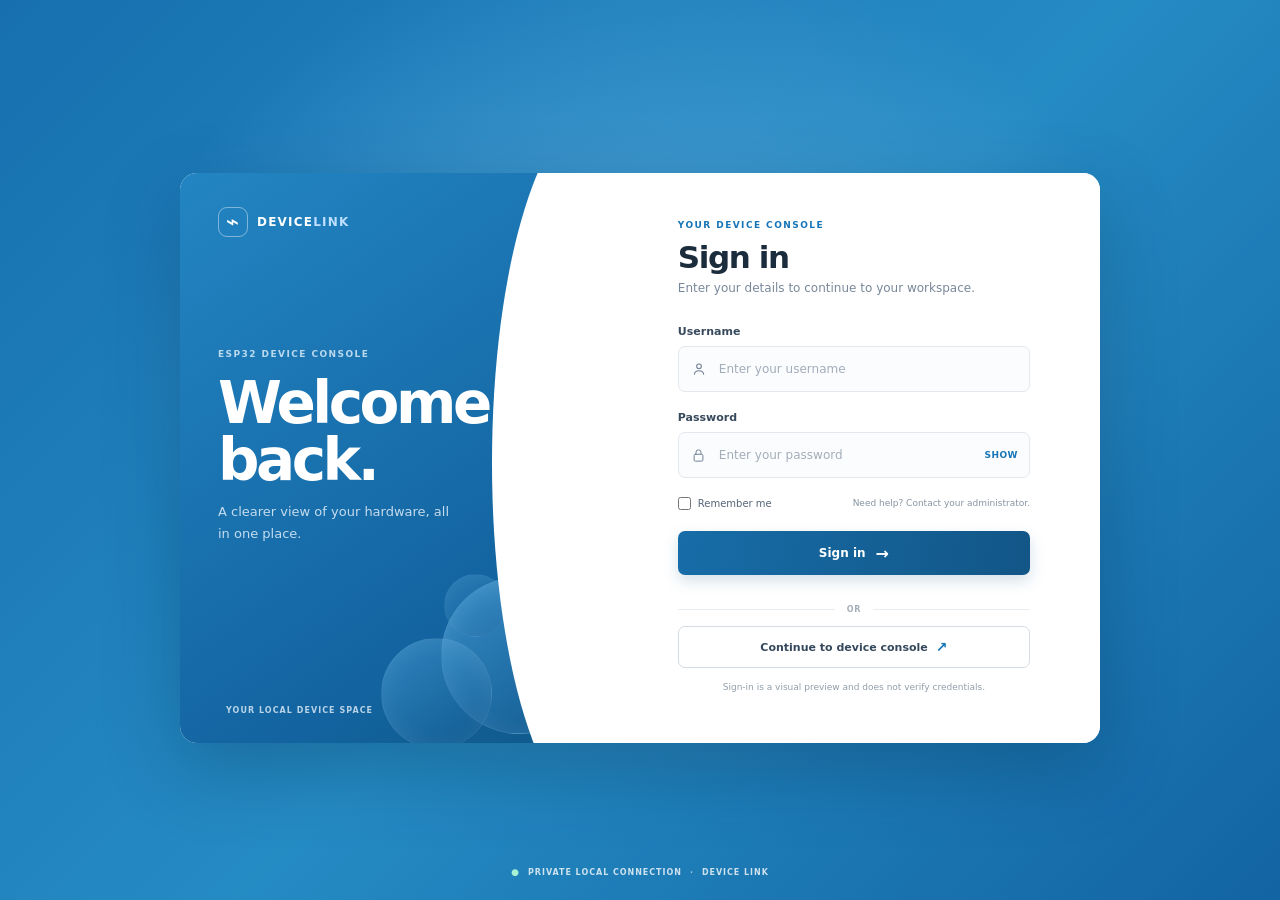
<file: index.html>
<!DOCTYPE html>
<html lang="en">
<head>
  <meta charset="UTF-8" />
  <meta name="viewport" content="width=device-width, initial-scale=1.0" />
  <meta name="theme-color" content="#1675b7" />
  <meta name="description" content="Sign-in page for the ESP32 DeviceLink console." />
  <title>Sign in | DeviceLink</title>
  <link rel="stylesheet" href="auth.css" />
  <link rel="stylesheet" href="notifications.css" />
</head>
<body>
  <main class="auth-page">
    <section class="auth-card" aria-label="DeviceLink sign in">
      <aside class="welcome-panel">
        <a class="brand" href="index.html" aria-label="DeviceLink home">
          <span class="brand-mark" aria-hidden="true">⌁</span>
          <span>DEVICE<span class="brand-light">LINK</span></span>
        </a>

        <div class="welcome-content">
          <p class="eyebrow">ESP32 DEVICE CONSOLE</p>
          <h1>Welcome<br />back.</h1>
          <p class="welcome-copy">A clearer view of your hardware, all in one place.</p>
        </div>

        <div class="welcome-decoration" aria-hidden="true">
          <span class="orbit orbit-one"></span>
          <span class="orbit orbit-two"></span>
          <span class="orbit orbit-three"></span>
          <span class="orbit orbit-dot"></span>
        </div>

        <p class="panel-caption"><span class="live-dot"></span> YOUR LOCAL DEVICE SPACE</p>
      </aside>

      <section class="form-panel">
        <div class="form-inner">
          <div class="mobile-brand">
            <span class="brand-mark" aria-hidden="true">⌁</span>
            <span>DEVICE<span class="brand-light">LINK</span></span>
          </div>

          <p class="form-eyebrow">YOUR DEVICE CONSOLE</p>
          <h2>Sign in</h2>
          <p class="form-intro">Enter your details to continue to your workspace.</p>

          <form id="sign-in-form">
            <label class="field-label" for="username">Username</label>
            <div class="input-wrap">
              <svg class="field-icon" viewBox="0 0 24 24" aria-hidden="true">
                <circle cx="12" cy="8" r="3.5"></circle>
                <path d="M5 20c.5-3.5 3.2-5.5 7-5.5s6.5 2 7 5.5"></path>
              </svg>
              <input id="username" name="username" type="text" autocomplete="username" placeholder="Enter your username" required />
            </div>

            <div class="password-label-row">
              <label class="field-label" for="password">Password</label>
            </div>
            <div class="input-wrap">
              <svg class="field-icon lock-icon" viewBox="0 0 24 24" aria-hidden="true">
                <rect x="5" y="10" width="14" height="11" rx="2"></rect>
                <path d="M8 10V7a4 4 0 0 1 8 0v3"></path>
              </svg>
              <input id="password" name="password" type="password" autocomplete="current-password" placeholder="Enter your password" required />
              <button class="password-toggle" id="password-toggle" type="button" aria-label="Show password" aria-pressed="false">SHOW</button>
            </div>

            <div class="form-options">
              <label class="remember-option">
                <input type="checkbox" name="remember" />
                <span>Remember me</span>
              </label>
              <span class="help-text">Need help? Contact your administrator.</span>
            </div>

            <button class="sign-in-button" type="submit">Sign in <span aria-hidden="true">→</span></button>
            <p class="form-message" id="form-message" role="status" aria-live="polite"></p>
          </form>

          <div class="divider"><span>OR</span></div>
          <a class="console-link" href="dashboard.html">Continue to device console <span aria-hidden="true">↗</span></a>
          <p class="security-note">Sign-in is a visual preview and does not verify credentials.</p>
        </div>
      </section>
    </section>
    <footer class="page-footer"><span class="footer-lock" aria-hidden="true">●</span> PRIVATE LOCAL CONNECTION <span class="footer-divider">·</span> DEVICE LINK</footer>
  </main>
  <script src="notifications.js"></script>
  <script src="auth.js"></script>
</body>
</html>
</file>
<file: auth.css>
:root {
  color-scheme: light;
  font-family: Inter, ui-sans-serif, system-ui, -apple-system, BlinkMacSystemFont, "Segoe UI", sans-serif;
  font-synthesis: none;
  text-rendering: optimizeLegibility;
  -webkit-font-smoothing: antialiased;
  --blue: #1675b7;
  --deep-blue: #105687;
  --navy: #104c78;
  --text: #192b3e;
  --muted: #78889a;
  --line: #e2e8ee;
}

* {
  box-sizing: border-box;
}

body {
  min-width: 320px;
  min-height: 100vh;
  margin: 0;
  color: var(--text);
  background:
    radial-gradient(ellipse at 50% 40%, rgba(108, 183, 231, 0.6), transparent 56%),
    linear-gradient(135deg, #176faf, #258bc3 52%, #1264a2);
}

button, input {
  font: inherit;
}

.auth-page {
  display: grid;
  min-height: 100vh;
  grid-template-rows: 1fr auto;
  justify-items: center;
  padding: 48px 24px 23px;
}

.auth-card {
  display: grid;
  width: min(100%, 920px);
  min-height: 570px;
  align-self: center;
  grid-template-columns: 0.93fr 1.07fr;
  overflow: hidden;
  border-radius: 17px;
  background: #fff;
  box-shadow: 0 26px 75px rgba(7, 45, 80, 0.3);
}

.welcome-panel {
  position: relative;
  display: flex;
  min-height: 570px;
  flex-direction: column;
  overflow: hidden;
  padding: 34px 38px 28px;
  background: linear-gradient(145deg, #2385c3 0%, #12639f 75%, #105887 100%);
  color: #fff;
}

.welcome-panel::after {
  position: absolute;
  top: -12%;
  right: -25%;
  width: 52%;
  height: 126%;
  border-radius: 50%;
  background: #fff;
  content: "";
}

.brand, .mobile-brand {
  position: relative;
  z-index: 1;
  display: flex;
  align-items: center;
  gap: 9px;
  color: #fff;
  font-size: 12px;
  font-weight: 750;
  letter-spacing: 0.1em;
  text-decoration: none;
}

.brand-mark {
  display: grid;
  width: 30px;
  height: 30px;
  flex: 0 0 auto;
  place-items: center;
  border: 1px solid rgba(255, 255, 255, 0.42);
  border-radius: 9px;
  color: #fff;
  font-size: 22px;
  line-height: 1;
}

.brand-light {
  color: #bedfff;
}

.welcome-content {
  position: relative;
  z-index: 1;
  width: 82%;
  margin: auto 0;
  padding-bottom: 48px;
}

.eyebrow, .form-eyebrow {
  margin: 0;
  font-size: 9px;
  font-weight: 750;
  letter-spacing: 0.16em;
}

.eyebrow {
  color: rgba(235, 247, 255, 0.76);
}

.welcome-content h1 {
  margin: 16px 0 12px;
  font-size: clamp(42px, 5vw, 58px);
  font-weight: 650;
  letter-spacing: -0.06em;
  line-height: 0.98;
}

.welcome-copy {
  max-width: 235px;
  margin: 0;
  color: rgba(240, 248, 255, 0.8);
  font-size: 13px;
  line-height: 1.7;
}

.welcome-decoration {
  position: absolute;
  right: -2px;
  bottom: 47px;
  width: 245px;
  height: 190px;
  pointer-events: none;
}

.orbit {
  position: absolute;
  display: block;
  border: 1px solid rgba(209, 237, 255, 0.12);
  border-radius: 50%;
  background: linear-gradient(145deg, rgba(91, 177, 231, 0.52), rgba(15, 86, 145, 0.45));
  box-shadow: inset 0 2px 24px rgba(255, 255, 255, 0.09);
}

.orbit-one {
  right: 12px;
  bottom: -38px;
  width: 157px;
  height: 157px;
}

.orbit-two {
  right: 118px;
  bottom: -53px;
  width: 111px;
  height: 111px;
  opacity: 0.8;
}

.orbit-three {
  right: 103px;
  bottom: 59px;
  width: 63px;
  height: 63px;
  opacity: 0.55;
}

.orbit-dot {
  right: 1px;
  bottom: 102px;
  width: 15px;
  height: 15px;
  opacity: 0.7;
}

.panel-caption {
  position: relative;
  z-index: 1;
  display: flex;
  align-items: center;
  gap: 8px;
  margin: 0;
  color: rgba(240, 248, 255, 0.75);
  font-size: 8px;
  font-weight: 700;
  letter-spacing: 0.13em;
}

.live-dot, .footer-lock {
  color: #a7f2d4;
  font-size: 9px;
}

.form-panel {
  display: grid;
  align-items: center;
  padding: 42px clamp(35px, 6vw, 70px);
  background: #fff;
}

.form-inner {
  width: min(100%, 360px);
  margin: 0 auto;
}

.mobile-brand {
  display: none;
  color: var(--navy);
}

.mobile-brand .brand-mark {
  border-color: rgba(22, 117, 183, 0.25);
  color: var(--blue);
}

.form-eyebrow {
  color: var(--blue);
}

.form-inner h2 {
  margin: 9px 0 4px;
  color: #1b2c3d;
  font-size: 31px;
  font-weight: 650;
  letter-spacing: -0.045em;
}

.form-intro {
  margin: 0 0 27px;
  color: var(--muted);
  font-size: 12px;
  line-height: 1.6;
}

.field-label {
  display: block;
  margin-bottom: 8px;
  color: #37495c;
  font-size: 11px;
  font-weight: 650;
}

.input-wrap {
  position: relative;
  display: flex;
  height: 46px;
  align-items: center;
  margin-bottom: 19px;
}

.input-wrap input {
  width: 100%;
  height: 100%;
  padding: 0 46px 0 40px;
  border: 1px solid var(--line);
  border-radius: 7px;
  outline: none;
  background: #fbfcfd;
  color: #203449;
  font-size: 12px;
  transition: border-color 150ms ease, box-shadow 150ms ease;
}

.input-wrap input::placeholder {
  color: #a2adba;
}

.input-wrap input:focus {
  border-color: #4a9bd0;
  box-shadow: 0 0 0 3px rgba(22, 117, 183, 0.12);
}

.field-icon {
  position: absolute;
  z-index: 1;
  left: 13px;
  width: 16px;
  height: 16px;
  fill: none;
  stroke: #718196;
  stroke-linecap: round;
  stroke-linejoin: round;
  stroke-width: 1.6;
  pointer-events: none;
}

.lock-icon {
  width: 15px;
  height: 15px;
}

.password-label-row {
  display: flex;
  align-items: center;
  justify-content: space-between;
}

.password-label-row .field-label {
  margin-bottom: 8px;
}

.password-toggle {
  position: absolute;
  z-index: 1;
  right: 12px;
  padding: 5px 0 5px 8px;
  border: 0;
  background: transparent;
  color: var(--blue);
  cursor: pointer;
  font-size: 9px;
  font-weight: 750;
  letter-spacing: 0.05em;
}

.password-toggle:focus-visible, .console-link:focus-visible, .sign-in-button:focus-visible {
  outline: 2px solid #2787c3;
  outline-offset: 3px;
}

.form-options {
  display: flex;
  min-height: 20px;
  align-items: center;
  justify-content: space-between;
  gap: 10px;
  margin: -4px 0 18px;
}

.remember-option {
  display: inline-flex;
  flex: 0 0 auto;
  align-items: center;
  gap: 7px;
  color: #556579;
  cursor: pointer;
  font-size: 10px;
}

.remember-option input {
  width: 13px;
  height: 13px;
  margin: 0;
  accent-color: var(--blue);
}

.help-text {
  color: #8794a2;
  font-size: 9px;
  text-align: right;
}

.sign-in-button {
  display: flex;
  width: 100%;
  min-height: 44px;
  align-items: center;
  justify-content: center;
  gap: 10px;
  border: 0;
  border-radius: 7px;
  background: linear-gradient(100deg, #176da8, #125687);
  box-shadow: 0 6px 15px rgba(18, 86, 135, 0.18);
  color: #fff;
  cursor: pointer;
  font-size: 12px;
  font-weight: 700;
  transition: transform 150ms ease, box-shadow 150ms ease;
}

.sign-in-button:hover {
  transform: translateY(-1px);
  box-shadow: 0 8px 18px rgba(18, 86, 135, 0.25);
}

.sign-in-button span {
  font-size: 16px;
}

.form-message {
  min-height: 16px;
  margin: 9px 0 -7px;
  color: #a44c34;
  font-size: 10px;
  line-height: 1.5;
}

.divider {
  display: flex;
  align-items: center;
  gap: 12px;
  margin: 12px 0;
  color: #a3aeba;
  font-size: 8px;
  font-weight: 700;
  letter-spacing: 0.1em;
}

.divider::before, .divider::after {
  height: 1px;
  flex: 1;
  background: #e8edf1;
  content: "";
}

.console-link {
  display: flex;
  min-height: 42px;
  align-items: center;
  justify-content: center;
  gap: 8px;
  border: 1px solid #d5dce3;
  border-radius: 7px;
  color: #35485c;
  font-size: 11px;
  font-weight: 650;
  text-decoration: none;
  transition: border-color 150ms ease, background 150ms ease;
}

.console-link:hover {
  border-color: #8eb6d1;
  background: #f7fbfe;
}

.console-link span {
  color: var(--blue);
  font-size: 14px;
}

.security-note {
  margin: 13px 0 0;
  color: #929eaa;
  font-size: 9px;
  line-height: 1.5;
  text-align: center;
}

.page-footer {
  display: flex;
  align-items: center;
  justify-content: center;
  gap: 8px;
  color: rgba(255, 255, 255, 0.78);
  font-size: 8px;
  font-weight: 700;
  letter-spacing: 0.12em;
  text-align: center;
}

.footer-divider {
  color: rgba(255, 255, 255, 0.55);
}

@media (max-width: 700px) {
  .auth-page {
    padding: 20px 14px;
  }

  .auth-card {
    width: min(100%, 470px);
    min-height: 0;
    grid-template-columns: 1fr;
  }

  .welcome-panel {
    min-height: 195px;
    padding: 22px 24px;
  }

  .welcome-panel::after {
    top: 60%;
    right: -18%;
    width: 62%;
    height: 120%;
  }

  .welcome-content {
    width: 72%;
    margin: 32px 0 4px;
    padding: 0 0 12px;
  }

  .welcome-content h1 {
    margin: 9px 0 5px;
    font-size: 36px;
  }

  .welcome-copy {
    max-width: 210px;
    font-size: 11px;
  }

  .welcome-decoration {
    right: 0;
    bottom: 7px;
    transform: scale(0.7);
    transform-origin: bottom right;
  }

  .panel-caption {
    display: none;
  }

  .form-panel {
    padding: 29px 27px 25px;
  }

  .form-inner {
    width: 100%;
  }

  .page-footer {
    padding-top: 16px;
    font-size: 7px;
  }
}

@media (max-width: 380px) {
  .welcome-panel {
    min-height: 175px;
  }

  .welcome-panel::after {
    right: -25%;
  }

  .form-options {
    align-items: flex-start;
  }

  .help-text {
    max-width: 130px;
    line-height: 1.4;
  }
}

@media (prefers-reduced-motion: reduce) {
  *, *::before, *::after {
    scroll-behavior: auto !important;
    animation-duration: 0.01ms !important;
    animation-iteration-count: 1 !important;
    transition-duration: 0.01ms !important;
  }
}
</file>
<file: notifications.css>
.notification-region {
  position: fixed;
  z-index: 10;
  top: 20px;
  right: 20px;
  display: grid;
  width: min(390px, calc(100vw - 32px));
  gap: 10px;
  pointer-events: none;
}

.notification {
  display: grid;
  grid-template-columns: 28px minmax(0, 1fr) 28px;
  align-items: center;
  gap: 11px;
  min-height: 66px;
  padding: 12px 13px;
  border: 1px solid rgba(207, 220, 235, 0.18);
  border-radius: 12px;
  background: #fff;
  box-shadow: 0 12px 34px rgba(13, 35, 57, 0.2);
  color: #233448;
  pointer-events: auto;
  animation: notification-enter 180ms ease-out both;
}

.notification.is-leaving {
  animation: notification-leave 160ms ease-in both;
}

.notification-icon {
  display: grid;
  width: 27px;
  height: 27px;
  place-items: center;
  border-radius: 50%;
  background: #e9f2fb;
  color: #276caa;
  font-size: 13px;
  font-weight: 800;
}

.notification.is-success .notification-icon {
  background: #e5f7ef;
  color: #188154;
}

.notification.is-warning .notification-icon {
  background: #fff3dc;
  color: #a46108;
}

.notification.is-error .notification-icon {
  background: #ffebeb;
  color: #bb3c3c;
}

.notification-content {
  min-width: 0;
}

.notification-title {
  display: block;
  margin-bottom: 2px;
  color: #24364a;
  font-size: 12px;
  font-weight: 750;
}

.notification-message {
  display: block;
  color: #68788a;
  font-size: 11px;
  line-height: 1.45;
  overflow-wrap: anywhere;
}

.notification-close {
  display: grid;
  width: 28px;
  height: 28px;
  place-items: center;
  border: 0;
  border-radius: 7px;
  background: transparent;
  color: #738295;
  cursor: pointer;
  font-size: 18px;
  line-height: 1;
}

.notification-close:hover {
  background: #f0f3f6;
  color: #26394d;
}

.notification-close:focus-visible {
  outline: 2px solid #3888c1;
  outline-offset: 1px;
}

@keyframes notification-enter {
  from {
    opacity: 0;
    transform: translateY(-8px);
  }
  to {
    opacity: 1;
    transform: translateY(0);
  }
}

@keyframes notification-leave {
  to {
    opacity: 0;
    transform: translateX(10px);
  }
}

@media (max-width: 560px) {
  .notification-region {
    top: 12px;
    right: 12px;
    width: calc(100vw - 24px);
  }
}

@media (prefers-reduced-motion: reduce) {
  .notification, .notification.is-leaving {
    animation-duration: 0.01ms;
  }
}
</file>
